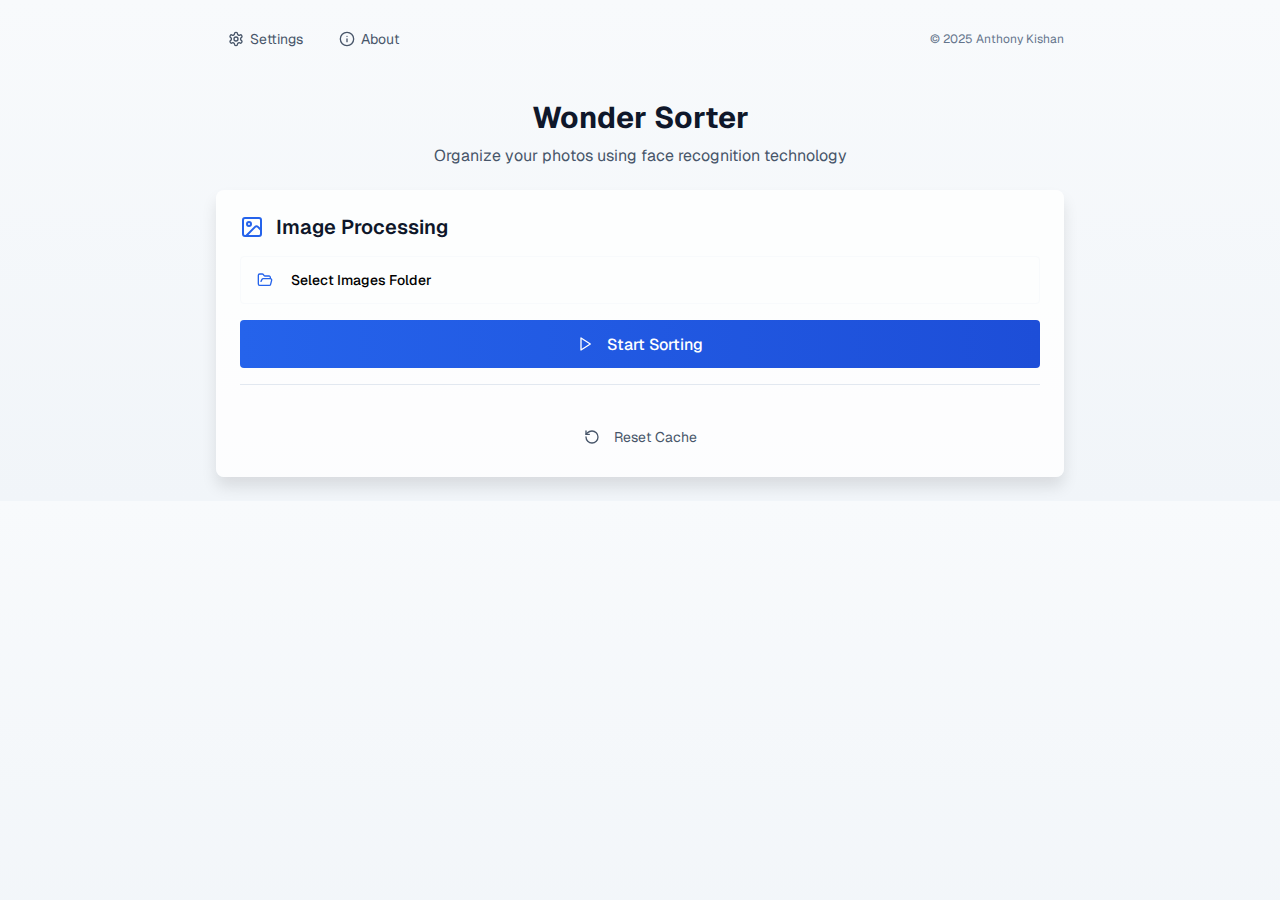
<file: static/index.html>
<!DOCTYPE html>
<html lang="en">

<head>
  <meta charset="UTF-8" />
  <title>Wonder Sorter</title>
  <link rel="stylesheet" href="style.css" />
</head>

<body>
  <div class="container">
    <!-- Top Navigation Bar -->
    <div class="top-bar">
      <div class="button-group">
        <button class="ghost-button" onclick="goToSettings()">
          <svg xmlns="http://www.w3.org/2000/svg" width="24" height="24" viewBox="0 0 24 24" fill="none"
            stroke="currentColor" stroke-width="2" stroke-linecap="round" stroke-linejoin="round"
            class="lucide lucide-settings-icon lucide-settings icon-small">
            <path
              d="M12.22 2h-.44a2 2 0 0 0-2 2v.18a2 2 0 0 1-1 1.73l-.43.25a2 2 0 0 1-2 0l-.15-.08a2 2 0 0 0-2.73.73l-.22.38a2 2 0 0 0 .73 2.73l.15.1a2 2 0 0 1 1 1.72v.51a2 2 0 0 1-1 1.74l-.15.09a2 2 0 0 0-.73 2.73l.22.38a2 2 0 0 0 2.73.73l.15-.08a2 2 0 0 1 2 0l.43.25a2 2 0 0 1 1 1.73V20a2 2 0 0 0 2 2h.44a2 2 0 0 0 2-2v-.18a2 2 0 0 1 1-1.73l.43-.25a2 2 0 0 1 2 0l.15.08a2 2 0 0 0 2.73-.73l.22-.39a2 2 0 0 0-.73-2.73l-.15-.08a2 2 0 0 1-1-1.74v-.5a2 2 0 0 1 1-1.74l.15-.09a2 2 0 0 0 .73-2.73l-.22-.38a2 2 0 0 0-2.73-.73l-.15.08a2 2 0 0 1-2 0l-.43-.25a2 2 0 0 1-1-1.73V4a2 2 0 0 0-2-2z" />
            <circle cx="12" cy="12" r="3" />
          </svg>
          Settings
        </button>

        <button class="ghost-button" onclick="goToAbout()">
          <svg xmlns="http://www.w3.org/2000/svg" width="24" height="24" viewBox="0 0 24 24" fill="none"
            stroke="currentColor" stroke-width="2" stroke-linecap="round" stroke-linejoin="round"
            class="lucide lucide-info-icon lucide-info icon-small">
            <circle cx="12" cy="12" r="10" />
            <path d="M12 16v-4" />
            <path d="M12 8h.01" />
          </svg>
          About
        </button>
      </div>
      <div class="copyright">
        © 2025 Anthony Kishan
      </div>
    </div>


    <!-- HEADER -->
    <header class="header">
      <h1>Wonder Sorter</h1>
      <p class="subtitle">Organize your photos using face recognition technology</p>
    </header>

    <div class="card" id="control-card">
      <div class="card-header flex-left">
        <svg xmlns="http://www.w3.org/2000/svg" width="24" height="24" viewBox="0 0 24 24" fill="none"
          stroke="currentColor" stroke-width="2" stroke-linecap="round" stroke-linejoin="round" class="primary-color">
          <rect width="18" height="18" x="3" y="3" rx="2" ry="2" />
          <circle cx="9" cy="9" r="2" />
          <path d="m21 15-3.086-3.086a2 2 0 0 0-2.828 0L6 21" />
        </svg>
        <h2>Image Processing</h2>
      </div>

      <button id="select-folder" class="folder-btn" type="button">
        <svg xmlns="http://www.w3.org/2000/svg" width="24" height="24" viewBox="0 0 24 24" fill="none"
          stroke="currentColor" stroke-width="2" stroke-linecap="round" stroke-linejoin="round"
          class="icon-small primary-color">
          <path
            d="m6 14 1.5-2.9A2 2 0 0 1 9.24 10H20a2 2 0 0 1 1.94 2.5l-1.54 6a2 2 0 0 1-1.95 1.5H4a2 2 0 0 1-2-2V5a2 2 0 0 1 2-2h3.9a2 2 0 0 1 1.69.9l.81 1.2a2 2 0 0 0 1.67.9H18a2 2 0 0 1 2 2v2" />
        </svg>
        <span id="folder-label" class="text-sm">Select Images Folder</span>
      </button>
      <p id="selected-path" class="path-text" hidden></p>

      <div class="actions">
        <button id="start-btn" class="btn start-btn" disabled type="button">
          <svg xmlns="http://www.w3.org/2000/svg" width="24" height="24" viewBox="0 0 24 24" fill="none"
            stroke="currentColor" stroke-width="2" stroke-linecap="round" stroke-linejoin="round"
            class="icon-small white-color">
            <polygon points="6,3 20,12 6,21" />
          </svg>
          <span>Start Sorting</span>
        </button>

        <button id="cancel-btn" class="btn cancel-btn" style="display: none;" type="button">
          <span>
            <svg xmlns="http://www.w3.org/2000/svg" width="24" height="24" viewBox="0 0 24 24" fill="none"
              stroke="currentColor" stroke-width="2" stroke-linecap="round" stroke-linejoin="round" class="icon-small">
              <rect width="18" height="18" x="3" y="3" rx="2" />
            </svg>
            <span>Cancel</span>
          </span>
        </button>
      </div>

      <div id="progress-section" class="progress-section" style="display: none;">
        <div class="progress-info">
          <span style="margin-bottom: 10px;">Processing images...</span>
          <span id="progress-percent">0%</span>
        </div>
        <div class="progress-bar">
          <div id="progress-fill"></div>
        </div>
      </div>

      <span class="horizontal-line"></span>

      <button id="reset-cache" class="btn reset-btn center-btn" type="button">
        <svg xmlns="http://www.w3.org/2000/svg" width="24" height="24" viewBox="0 0 24 24" fill="none"
          stroke="currentColor" stroke-width="2" stroke-linecap="round" stroke-linejoin="round" class="icon-small">
          <path d="M3 12a9 9 0 1 0 9-9 9.75 9.75 0 0 0-6.74 2.74L3 8" />
          <path d="M3 3v5h5" />
        </svg>
        <span>Reset Cache</span>
      </button>
    </div>

    <div class="card" id="results-card" style="display: none;">
      <div class="card-header flex-left">
        <svg xmlns="http://www.w3.org/2000/svg" width="24" height="24" viewBox="0 0 24 24" fill="none"
          stroke="currentColor" stroke-width="2" stroke-linecap="round" stroke-linejoin="round" class="success-color">
          <circle cx="12" cy="12" r="10" />
          <path d="m9 12 2 2 4-4" />
        </svg>
        <h2>Processing Results</h2>
        <span id="file-count" class="badge file-count-badge"></span>
      </div>
      <div class="results-list" id="results-list"></div>
    </div>
  </div>

  <script src="script.js"></script>
</body>

</html>
</file>
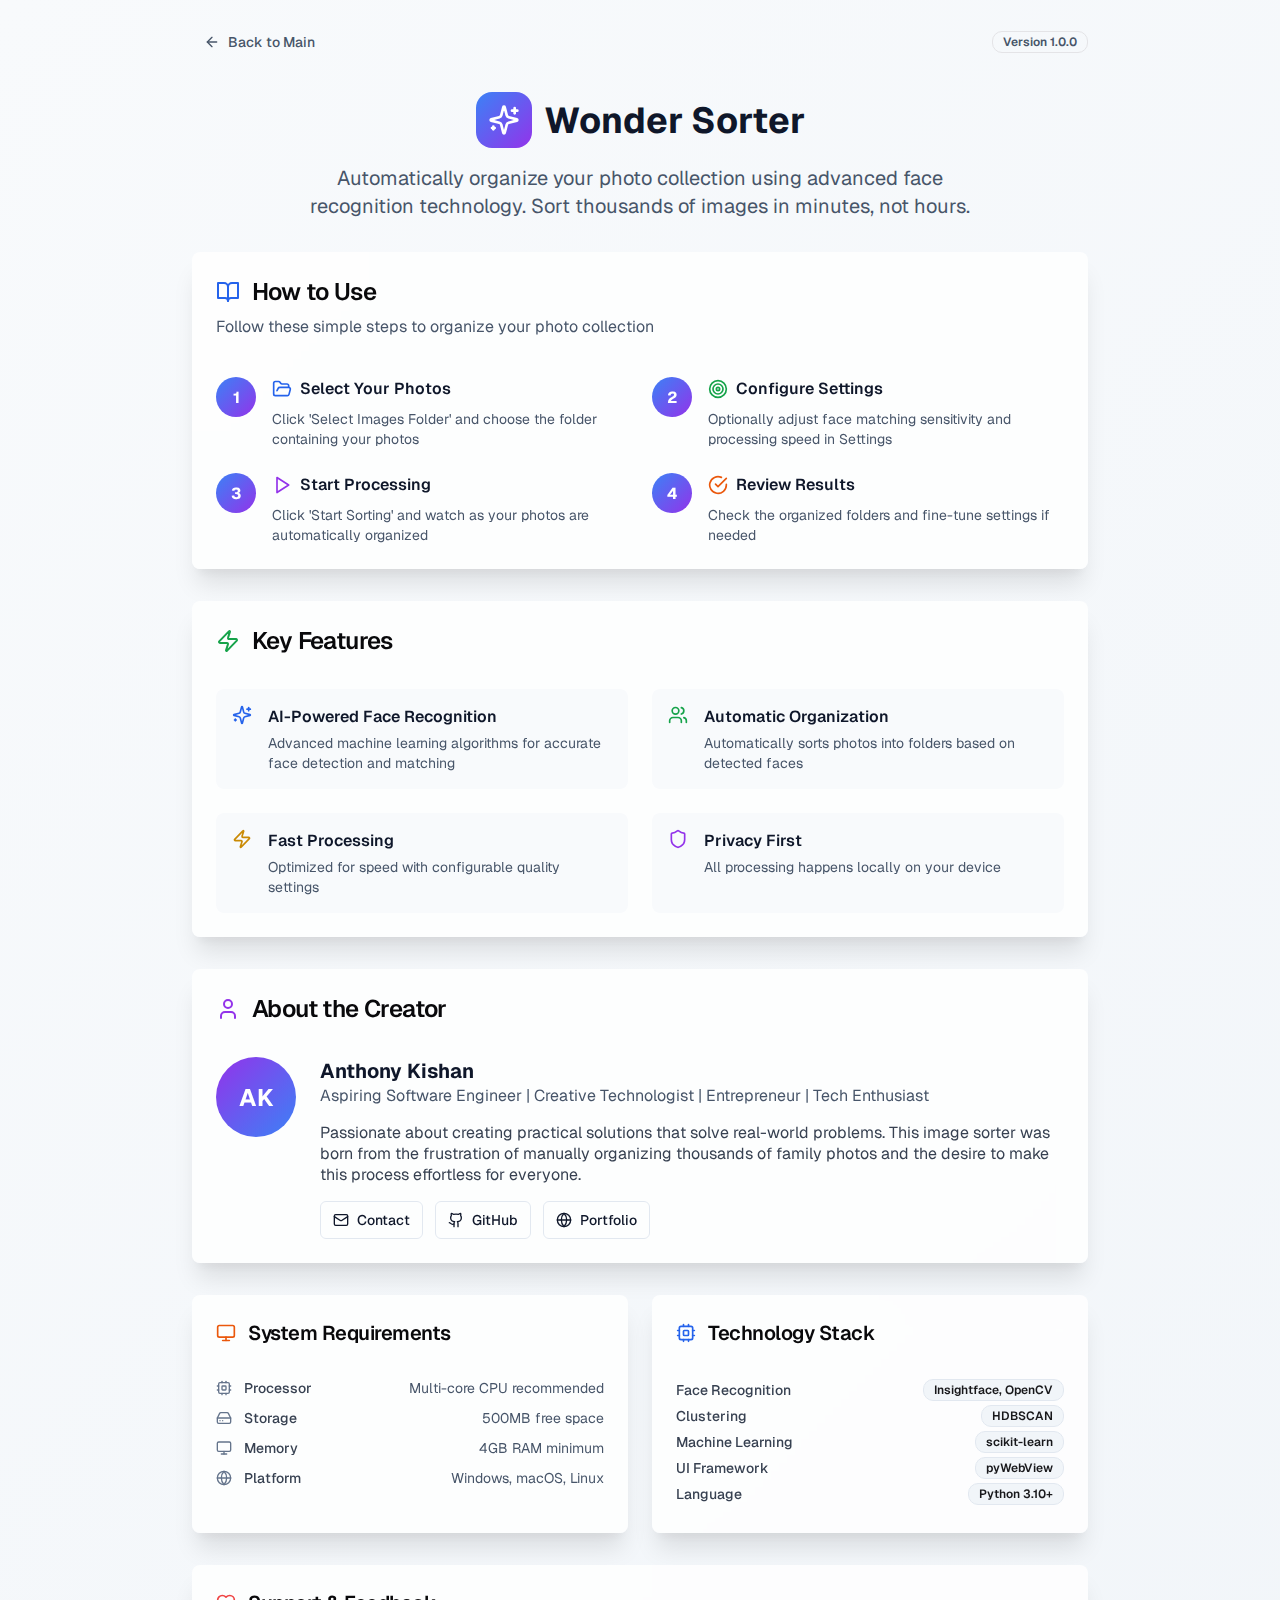
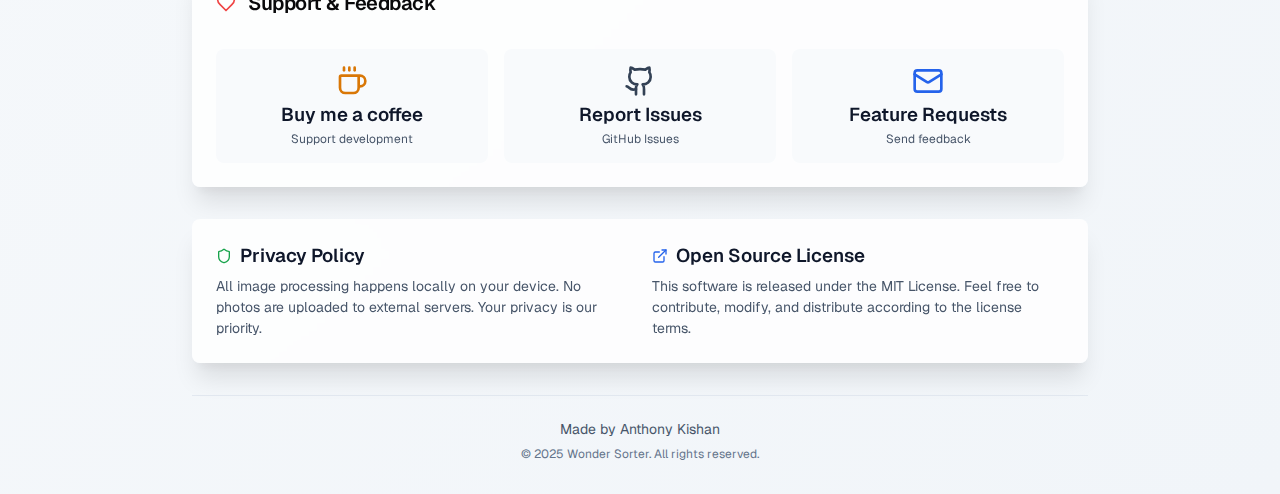
<file: static/about/index.html>
<!DOCTYPE html>
<html lang="en">

<head>
    <meta charset="UTF-8">
    <meta name="viewport" content="width=device-width, initial-scale=1.0">
    <title>About - Wonder Sorter</title>
    <link rel="stylesheet" href="style.css">
</head>

<body>
    <div class="container">
        <!-- Header -->
        <div class="header">
            <button class="back-button" onclick="goToMain()">
                <svg xmlns="http://www.w3.org/2000/svg" width="24" height="24" viewBox="0 0 24 24" fill="none"
                    stroke="currentColor" stroke-width="2" stroke-linecap="round" stroke-linejoin="round"
                    class="lucide lucide-arrow-left w-4 h-4 mr-2">
                    <path d="m12 19-7-7 7-7"></path>
                    <path d="M19 12H5"></path>
                </svg>
                <span class="font-medium text-sm">Back to Main</span>
            </button>
            <div class="version-badge font-semibold text-xs">Version 1.0.0</div>
        </div>

        <!-- Hero Section -->
        <div class="hero">
            <div class="hero-title">
                <div class="hero-icon">
                    <svg xmlns="http://www.w3.org/2000/svg" width="24" height="24" viewBox="0 0 24 24" fill="none"
                        stroke="currentColor" stroke-width="2" stroke-linecap="round" stroke-linejoin="round"
                        class="w-8 h-8 text-white">
                        <path
                            d="M9.937 15.5A2 2 0 0 0 8.5 14.063l-6.135-1.582a.5.5 0 0 1 0-.962L8.5 9.936A2 2 0 0 0 9.937 8.5l1.582-6.135a.5.5 0 0 1 .963 0L14.063 8.5A2 2 0 0 0 15.5 9.937l6.135 1.581a.5.5 0 0 1 0 .964L15.5 14.063a2 2 0 0 0-1.437 1.437l-1.582 6.135a.5.5 0 0 1-.963 0z">
                        </path>
                        <path d="M20 3v4"></path>
                        <path d="M22 5h-4"></path>
                        <path d="M4 17v2"></path>
                        <path d="M5 18H3"></path>
                    </svg>
                </div>
                <h1>Wonder Sorter</h1>
            </div>
            <p class="text-xl">Automatically organize your photo collection using advanced face recognition technology.
                Sort thousands
                of images in minutes, not hours.</p>
        </div>

        <!-- How to Use Section -->
        <div class="card">
            <div class="card-header">
                <div class="card-title">
                    <svg xmlns="http://www.w3.org/2000/svg" width="24" height="24" viewBox="0 0 24 24" fill="none"
                        stroke="currentColor" stroke-width="2" stroke-linecap="round" stroke-linejoin="round"
                        class="lucide lucide-book-open w-6 h-6 text-blue">
                        <path d="M2 3h6a4 4 0 0 1 4 4v14a3 3 0 0 0-3-3H2z"></path>
                        <path d="M22 3h-6a4 4 0 0 0-4 4v14a3 3 0 0 1 3-3h7z"></path>
                    </svg>
                    <span class="font-semibold text-2xl tracking-tight">How to Use</span>
                </div>
                <p class="card-subtitle">Follow these simple steps to organize your photo collection</p>
            </div>
            <div class="card-content">
                <div class="steps-grid">
                    <!-- Step 1 -->
                    <div class="step">
                        <div class="step-number w-10 h-10">1</div>
                        <div class="step-content">
                            <h3 class="font-semibold text-base">
                                <svg xmlns="http://www.w3.org/2000/svg" width="24" height="24" viewBox="0 0 24 24"
                                    fill="none" stroke="currentColor" stroke-width="2" stroke-linecap="round"
                                    stroke-linejoin="round" class="w-5 h-5 text-blue">
                                    <path
                                        d="m6 14 1.5-2.9A2 2 0 0 1 9.24 10H20a2 2 0 0 1 1.94 2.5l-1.54 6a2 2 0 0 1-1.95 1.5H4a2 2 0 0 1-2-2V5a2 2 0 0 1 2-2h3.9a2 2 0 0 1 1.69.9l.81 1.2a2 2 0 0 0 1.67.9H18a2 2 0 0 1 2 2v2">
                                    </path>
                                </svg>
                                Select Your Photos
                            </h3>
                            <p class="text-sm">Click 'Select Images Folder' and choose the folder containing your photos
                            </p>
                        </div>
                    </div>

                    <!-- Step 2 -->
                    <div class="step">
                        <div class="step-number w-10 h-10">2</div>
                        <div class="step-content">
                            <h3 class="font-semibold text-base">
                                <svg xmlns="http://www.w3.org/2000/svg" width="24" height="24" viewBox="0 0 24 24"
                                    fill="none" stroke="currentColor" stroke-width="2" stroke-linecap="round"
                                    stroke-linejoin="round" class="w-5 h-5 text-green">
                                    <circle cx="12" cy="12" r="10"></circle>
                                    <circle cx="12" cy="12" r="6"></circle>
                                    <circle cx="12" cy="12" r="2"></circle>
                                </svg>
                                Configure Settings
                            </h3>
                            <p class="text-sm">Optionally adjust face matching sensitivity and processing speed in
                                Settings</p>
                        </div>
                    </div>

                    <!-- Step 3 -->
                    <div class="step">
                        <div class="step-number w-10 h-10">3</div>
                        <div class="step-content">
                            <h3 class="font-semibold text-base">
                                <svg xmlns="http://www.w3.org/2000/svg" width="24" height="24" viewBox="0 0 24 24"
                                    fill="none" stroke="currentColor" stroke-width="2" stroke-linecap="round"
                                    stroke-linejoin="round" class="w-5 h-5 text-purple">
                                    <polygon points="6 3 20 12 6 21 6 3"></polygon>
                                </svg>
                                Start Processing
                            </h3>
                            <p class="text-sm">Click 'Start Sorting' and watch as your photos are automatically
                                organized</p>
                        </div>
                    </div>

                    <!-- Step 4 -->
                    <div class="step">
                        <div class="step-number w-10 h-10">4</div>
                        <div class="step-content">
                            <h3 class="font-semibold text-base">
                                <svg xmlns="http://www.w3.org/2000/svg" width="24" height="24" viewBox="0 0 24 24"
                                    fill="none" stroke="currentColor" stroke-width="2" stroke-linecap="round"
                                    stroke-linejoin="round" class="w-5 h-5 text-orange">
                                    <path d="M22 11.08V12a10 10 0 1 1-5.93-9.14"></path>
                                    <path d="m9 11 3 3L22 4"></path>
                                </svg>
                                Review Results
                            </h3>
                            <p class="text-sm">Check the organized folders and fine-tune settings if needed</p>
                        </div>
                    </div>
                </div>
            </div>
        </div>

        <!-- Features Section -->
        <div class="card">
            <div class="card-header">
                <div class="card-title">
                    <svg xmlns="http://www.w3.org/2000/svg" width="24" height="24" viewBox="0 0 24 24" fill="none"
                        stroke="currentColor" stroke-width="2" stroke-linecap="round" stroke-linejoin="round"
                        class="w-6 h-6 text-green">
                        <path
                            d="M4 14a1 1 0 0 1-.78-1.63l9.9-10.2a.5.5 0 0 1 .86.46l-1.92 6.02A1 1 0 0 0 13 10h7a1 1 0 0 1 .78 1.63l-9.9 10.2a.5.5 0 0 1-.86-.46l1.92-6.02A1 1 0 0 0 11 14z">
                        </path>
                    </svg>
                    <span class="font-semibold text-2xl tracking-tight">Key Features</span>
                </div>
            </div>

            <div class="card-content">
                <div class="grid-2">
                    <div class="feature">
                        <h3>
                            <svg xmlns="http://www.w3.org/2000/svg" width="24" height="24" viewBox="0 0 24 24"
                                fill="none" stroke="currentColor" stroke-width="2" stroke-linecap="round"
                                stroke-linejoin="round" class="w-5 h-5 text-blue">
                                <path
                                    d="M9.937 15.5A2 2 0 0 0 8.5 14.063l-6.135-1.582a.5.5 0 0 1 0-.962L8.5 9.936A2 2 0 0 0 9.937 8.5l1.582-6.135a.5.5 0 0 1 .963 0L14.063 8.5A2 2 0 0 0 15.5 9.937l6.135 1.581a.5.5 0 0 1 0 .964L15.5 14.063a2 2 0 0 0-1.437 1.437l-1.582 6.135a.5.5 0 0 1-.963 0z">
                                </path>
                                <path d="M20 3v4"></path>
                                <path d="M22 5h-4"></path>
                                <path d="M4 17v2"></path>
                                <path d="M5 18H3"></path>
                            </svg>
                        </h3>
                        <div>
                            <h3 class="font-semibold text-base mb-1">AI-Powered Face Recognition
                            </h3>
                            <p class="text-sm">Advanced machine learning algorithms for accurate face detection and
                                matching</p>
                        </div>
                    </div>

                    <!-- Feature: User-Friendly Interface -->
                    <div class="feature">
                        <h3>
                            <svg xmlns="http://www.w3.org/2000/svg" width="24" height="24" viewBox="0 0 24 24"
                                fill="none" stroke="currentColor" stroke-width="2" stroke-linecap="round"
                                stroke-linejoin="round" class="w-5 h-5 text-green">
                                <path d="M16 21v-2a4 4 0 0 0-4-4H6a4 4 0 0 0-4 4v2"></path>
                                <circle cx="9" cy="7" r="4"></circle>
                                <path d="M22 21v-2a4 4 0 0 0-3-3.87"></path>
                                <path d="M16 3.13a4 4 0 0 1 0 7.75"></path>
                            </svg>
                        </h3>
                        <div>
                            <h3 class="font-semibold text-base mb-1">Automatic Organization</h3>
                            <p class="text-sm">Automatically sorts photos into folders based on detected faces</p>
                        </div>
                    </div>

                    <!-- Feature: User-Friendly Interface -->
                    <div class="feature">
                        <h3>
                            <svg xmlns="http://www.w3.org/2000/svg" width="24" height="24" viewBox="0 0 24 24"
                                fill="none" stroke="currentColor" stroke-width="2" stroke-linecap="round"
                                stroke-linejoin="round" class="w-5 h-5 text-yellow">
                                <path
                                    d="M4 14a1 1 0 0 1-.78-1.63l9.9-10.2a.5.5 0 0 1 .86.46l-1.92 6.02A1 1 0 0 0 13 10h7a1 1 0 0 1 .78 1.63l-9.9 10.2a.5.5 0 0 1-.86-.46l1.92-6.02A1 1 0 0 0 11 14z">
                                </path>
                            </svg>
                        </h3>
                        <div>
                            <h3 class="font-semibold text-base mb-1">Fast Processing</h3>
                            <p class="text-sm">Optimized for speed with configurable quality settings</p>
                        </div>
                    </div>

                    <!-- Feature: Privacy First -->
                    <div class="feature">
                        <h3>
                            <svg xmlns="http://www.w3.org/2000/svg" width="24" height="24" viewBox="0 0 24 24"
                                fill="none" stroke="currentColor" stroke-width="2" stroke-linecap="round"
                                stroke-linejoin="round" class="w-5 h-5 text-purple">
                                <path
                                    d="M20 13c0 5-3.5 7.5-7.66 8.95a1 1 0 0 1-.67-.01C7.5 20.5 4 18 4 13V6a1 1 0 0 1 1-1c2 0 4.5-1.2 6.24-2.72a1.17 1.17 0 0 1 1.52 0C14.51 3.81 17 5 19 5a1 1 0 0 1 1 1z">
                                </path>
                            </svg>
                        </h3>
                        <div>
                            <h3 class="font-semibold text-base mb-1">Privacy First</h3>
                            <p class="text-sm">All processing happens locally on your device</p>
                        </div>
                    </div>
                </div>
            </div>
        </div>

        <!-- About the Creator -->
        <div class="card">
            <div class="card-header">
                <div class="card-title">
                    <svg xmlns="http://www.w3.org/2000/svg" width="24" height="24" viewBox="0 0 24 24" fill="none"
                        stroke="currentColor" stroke-width="2" stroke-linecap="round" stroke-linejoin="round"
                        class="w-6 h-6 text-purple">
                        <path d="M19 21v-2a4 4 0 0 0-4-4H9a4 4 0 0 0-4 4v2"></path>
                        <circle cx="12" cy="7" r="4"></circle>
                    </svg>
                    <span class="font-semibold text-2xl tracking-tight">About the Creator</span>
                </div>
            </div>

            <div class="card-content">
                <div class="creator-section">
                    <div class="creator-avatar">AK</div>
                    <div class="creator-info">
                        <h3 class="text-xl font-bold">Anthony Kishan</h3>
                        <p class="role"> Aspiring Software Engineer | Creative Technologist | Entrepreneur | Tech Enthusiast</p>
                        <p class="description">
                            Passionate about creating practical solutions that solve real-world problems. This image
                            sorter was born from the frustration of manually organizing thousands of family photos and
                            the desire to make this process effortless for everyone.
                        </p>

                        <div class="creator-buttons">
                            <a href="mailto:anthony.kishan01@gmail.com" class="btn btn-blue">
                                <svg xmlns="http://www.w3.org/2000/svg" width="24" height="24" viewBox="0 0 24 24"
                                    fill="none" stroke="currentColor" stroke-width="2" stroke-linecap="round"
                                    stroke-linejoin="round" class="w-4 h-4 mr-2">
                                    <rect width="20" height="16" x="2" y="4" rx="2"></rect>
                                    <path d="m22 7-8.97 5.7a1.94 1.94 0 0 1-2.06 0L2 7"></path>
                                </svg>
                                <span class="font-medium text-sm">Contact</span>
                            </a>

                            <!-- GitHub -->
                            <a href="https://github.com/Anthony-Kishan" class="btn btn-gray">
                                <svg xmlns="http://www.w3.org/2000/svg" width="24" height="24" viewBox="0 0 24 24"
                                    fill="none" stroke="currentColor" stroke-width="2" stroke-linecap="round"
                                    stroke-linejoin="round" class="w-4 h-4 mr-2">
                                    <path
                                        d="M15 22v-4a4.8 4.8 0 0 0-1-3.5c3 0 6-2 6-5.5.08-1.25-.27-2.48-1-3.5.28-1.15.28-2.35 0-3.5 0 0-1 0-3 1.5-2.64-.5-5.36-.5-8 0C6 2 5 2 5 2c-.3 1.15-.3 2.35 0 3.5A5.403 5.403 0 0 0 4 9c0 3.5 3 5.5 6 5.5-.39.49-.68 1.05-.85 1.65-.17.6-.22 1.23-.15 1.85v4">
                                    </path>
                                    <path d="M9 18c-4.51 2-5-2-7-2"></path>
                                </svg>
                                <span class="font-medium text-sm">GitHub</span>
                            </a>

                            <a href="https://kishanmodhu.com" class="btn btn-green">
                                <svg xmlns="http://www.w3.org/2000/svg" width="24" height="24" viewBox="0 0 24 24"
                                    fill="none" stroke="currentColor" stroke-width="2" stroke-linecap="round"
                                    stroke-linejoin="round" class="w-4 h-4 mr-2">
                                    <circle cx="12" cy="12" r="10"></circle>
                                    <path d="M12 2a14.5 14.5 0 0 0 0 20 14.5 14.5 0 0 0 0-20"></path>
                                    <path d="M2 12h20"></path>
                                </svg>
                                <span class="font-medium text-sm">Portfolio</span>
                            </a>
                        </div>
                    </div>
                </div>
            </div>
        </div>

        <!-- Technical Details -->
        <div class="grid-2">
            <!-- System Requirements -->
            <div class="card">
                <div class="card-header">
                    <div class="card-title">
                        <svg xmlns="http://www.w3.org/2000/svg" width="24" height="24" viewBox="0 0 24 24" fill="none"
                            stroke="currentColor" stroke-width="2" stroke-linecap="round" stroke-linejoin="round"
                            class="w-5 h-5 text-orange">
                            <rect width="20" height="14" x="2" y="3" rx="2"></rect>
                            <line x1="8" x2="16" y1="21" y2="21"></line>
                            <line x1="12" x2="12" y1="17" y2="21"></line>
                        </svg>
                        <span class="font-semibold text-xl tracking-tight">System Requirements</span>
                    </div>
                </div>
                <div class="card-content">
                    <!-- Processor -->
                    <div class="requirement">
                        <svg xmlns="http://www.w3.org/2000/svg" width="24" height="24" viewBox="0 0 24 24" fill="none"
                            stroke="currentColor" stroke-width="2" stroke-linecap="round" stroke-linejoin="round"
                            class="w-4 h-4 requirement-icon">
                            <rect width="16" height="16" x="4" y="4" rx="2"></rect>
                            <rect width="6" height="6" x="9" y="9" rx="1"></rect>
                            <path d="M15 2v2"></path>
                            <path d="M15 20v2"></path>
                            <path d="M2 15h2"></path>
                            <path d="M2 9h2"></path>
                            <path d="M20 15h2"></path>
                            <path d="M20 9h2"></path>
                            <path d="M9 2v2"></path>
                            <path d="M9 20v2"></path>
                        </svg>
                        <div class="requirement-content">
                            <span class="requirement-label">Processor</span>
                            <span class="requirement-value">Multi-core CPU recommended</span>
                        </div>
                    </div>

                    <!-- Storage -->
                    <div class="requirement">
                        <svg xmlns="http://www.w3.org/2000/svg" width="24" height="24" viewBox="0 0 24 24" fill="none"
                            stroke="currentColor" stroke-width="2" stroke-linecap="round" stroke-linejoin="round"
                            class="w-4 h-4 requirement-icon">
                            <line x1="22" x2="2" y1="12" y2="12"></line>
                            <path
                                d="M5.45 5.11 2 12v6a2 2 0 0 0 2 2h16a2 2 0 0 0 2-2v-6l-3.45-6.89A2 2 0 0 0 16.76 4H7.24a2 2 0 0 0-1.79 1.11z">
                            </path>
                            <line x1="6" x2="6.01" y1="16" y2="16"></line>
                            <line x1="10" x2="10.01" y1="16" y2="16"></line>
                        </svg>
                        <div class="requirement-content">
                            <span class="requirement-label">Storage</span>
                            <span class="requirement-value">500MB free space</span>
                        </div>
                    </div>

                    <!-- Memory -->
                    <div class="requirement">
                        <svg xmlns="http://www.w3.org/2000/svg" width="24" height="24" viewBox="0 0 24 24" fill="none"
                            stroke="currentColor" stroke-width="2" stroke-linecap="round" stroke-linejoin="round"
                            class="w-4 h-4 requirement-icon">
                            <rect width="20" height="14" x="2" y="3" rx="2"></rect>
                            <line x1="8" x2="16" y1="21" y2="21"></line>
                            <line x1="12" x2="12" y1="17" y2="21"></line>
                        </svg>
                        <div class="requirement-content">
                            <span class="requirement-label">Memory</span>
                            <span class="requirement-value">4GB RAM minimum</span>
                        </div>
                    </div>

                    <!-- Platform -->
                    <div class="requirement">
                        <svg xmlns="http://www.w3.org/2000/svg" width="24" height="24" viewBox="0 0 24 24" fill="none"
                            stroke="currentColor" stroke-width="2" stroke-linecap="round" stroke-linejoin="round"
                            class="w-4 h-4 requirement-icon">
                            <circle cx="12" cy="12" r="10"></circle>
                            <path d="M12 2a14.5 14.5 0 0 0 0 20 14.5 14.5 0 0 0 0-20"></path>
                            <path d="M2 12h20"></path>
                        </svg>
                        <div class="requirement-content">
                            <span class="requirement-label">Platform</span>
                            <span class="requirement-value">Windows, macOS, Linux</span>
                        </div>
                    </div>
                </div>
            </div>

            <!-- Technology Stack -->
            <div class="card">
                <div class="card-header">
                    <div class="card-title">
                        <svg xmlns="http://www.w3.org/2000/svg" width="24" height="24" viewBox="0 0 24 24" fill="none"
                            stroke="currentColor" stroke-width="2" stroke-linecap="round" stroke-linejoin="round"
                            class="w-5 h-5 text-blue">
                            <rect width="16" height="16" x="4" y="4" rx="2"></rect>
                            <rect width="6" height="6" x="9" y="9" rx="1"></rect>
                            <path d="M15 2v2"></path>
                            <path d="M15 20v2"></path>
                            <path d="M2 15h2"></path>
                            <path d="M2 9h2"></path>
                            <path d="M20 15h2"></path>
                            <path d="M20 9h2"></path>
                            <path d="M9 2v2"></path>
                            <path d="M9 20v2"></path>
                        </svg>
                        <span class="font-semibold text-xl tracking-tight">Technology Stack</span>
                    </div>
                </div>
                <div class="card-content">
                    <div class="tech-item">
                        <span class="tech-label font-medium text-sm">Face Recognition</span>
                        <span class="tech-badge text-xs font-semibold">Insightface, OpenCV</span>
                    </div>
                    <div class="tech-item">
                        <span class="tech-label font-medium text-sm">Clustering</span>
                        <span class="tech-badge text-xs font-semibold">HDBSCAN</span>
                    </div>
                    <div class="tech-item">
                        <span class="tech-label font-medium text-sm">Machine Learning</span>
                        <span class="tech-badge text-xs font-semibold">scikit-learn</span>
                    </div>
                    <div class="tech-item">
                        <span class="tech-label font-medium text-sm">UI Framework</span>
                        <span class="tech-badge text-xs font-semibold">pyWebView</span>
                    </div>
                    <div class="tech-item">
                        <span class="tech-label font-medium text-sm">Language</span>
                        <span class="tech-badge text-xs font-semibold">Python 3.10+</span>
                    </div>
                </div>
            </div>
        </div>

        <!-- Support & Feedback -->
        <div class="card">
            <div class="card-header">
                <div class="card-title">
                    <svg xmlns="http://www.w3.org/2000/svg" width="24" height="24" viewBox="0 0 24 24" fill="none"
                        stroke="currentColor" stroke-width="2" stroke-linecap="round" stroke-linejoin="round"
                        class="w-5 h-5 text-red">
                        <path
                            d="M19 14c1.49-1.46 3-3.21 3-5.5A5.5 5.5 0 0 0 16.5 3c-1.76 0-3 .5-4.5 2-1.5-1.5-2.74-2-4.5-2A5.5 5.5 0 0 0 2 8.5c0 2.3 1.5 4.05 3 5.5l7 7Z">
                        </path>
                    </svg>
                    <span class="font-semibold text-xl tracking-tight">Support & Feedback</span>
                </div>
            </div>
            <div class="card-content">
                <div class="grid-3">
                    <!-- Support Card -->
                    <div class="support-card">
                        <svg xmlns="http://www.w3.org/2000/svg" width="24" height="24" viewBox="0 0 24 24" fill="none"
                            stroke="currentColor" stroke-width="2" stroke-linecap="round" stroke-linejoin="round"
                            class="w-8 h-8 text-amber">
                            <path d="M10 2v2"></path>
                            <path d="M14 2v2"></path>
                            <path
                                d="M16 8a1 1 0 0 1 1 1v8a4 4 0 0 1-4 4H7a4 4 0 0 1-4-4V9a1 1 0 0 1 1-1h14a4 4 0 1 1 0 8h-1">
                            </path>
                            <path d="M6 2v2"></path>
                        </svg>
                        <h3>Buy me a coffee</h3>
                        <p>Support development</p>
                    </div>

                    <!-- Report Issues -->
                    <div class="support-card">
                        <svg xmlns="http://www.w3.org/2000/svg" width="24" height="24" viewBox="0 0 24 24" fill="none"
                            stroke="currentColor" stroke-width="2" stroke-linecap="round" stroke-linejoin="round"
                            class="w-8 h-8 text-slate">
                            <path
                                d="M15 22v-4a4.8 4.8 0 0 0-1-3.5c3 0 6-2 6-5.5.08-1.25-.27-2.48-1-3.5.28-1.15.28-2.35 0-3.5 0 0-1 0-3 1.5-2.64-.5-5.36-.5-8 0C6 2 5 2 5 2c-.3 1.15-.3 2.35 0 3.5A5.403 5.403 0 0 0 4 9c0 3.5 3 5.5 6 5.5-.39.49-.68 1.05-.85 1.65-.17.6-.22 1.23-.15 1.85v4">
                            </path>
                            <path d="M9 18c-4.51 2-5-2-7-2"></path>
                        </svg>
                        <h3>Report Issues</h3>
                        <p>GitHub Issues</p>
                    </div>

                    <!-- Feature Requests -->
                    <div class="support-card">
                        <svg xmlns="http://www.w3.org/2000/svg" width="24" height="24" viewBox="0 0 24 24" fill="none"
                            stroke="currentColor" stroke-width="2" stroke-linecap="round" stroke-linejoin="round"
                            class="w-8 h-8 text-blue">
                            <rect width="20" height="16" x="2" y="4" rx="2"></rect>
                            <path d="m22 7-8.97 5.7a1.94 1.94 0 0 1-2.06 0L2 7"></path>
                        </svg>
                        <h3>Feature Requests</h3>
                        <p>Send feedback</p>
                    </div>
                </div>
            </div>
        </div>

        <!-- Privacy & License -->
        <div class="card">
            <div class="card-content">
                <div class="privacy-section">
                    <div class="privacy-item">
                        <h3>
                            <svg xmlns="http://www.w3.org/2000/svg" width="24" height="24" viewBox="0 0 24 24"
                                fill="none" stroke="currentColor" stroke-width="2" stroke-linecap="round"
                                stroke-linejoin="round" class="w-4 h-4 text-green">
                                <path
                                    d="M20 13c0 5-3.5 7.5-7.66 8.95a1 1 0 0 1-.67-.01C7.5 20.5 4 18 4 13V6a1 1 0 0 1 1-1c2 0 4.5-1.2 6.24-2.72a1.17 1.17 0 0 1 1.52 0C14.51 3.81 17 5 19 5a1 1 0 0 1 1 1z">
                                </path>
                            </svg>
                            Privacy Policy
                        </h3>
                        <p>All image processing happens locally on your device. No photos are uploaded to external
                            servers. Your privacy is our priority.</p>
                    </div>
                    <div class="privacy-item">
                        <h3>
                            <svg xmlns="http://www.w3.org/2000/svg" width="24" height="24" viewBox="0 0 24 24"
                                fill="none" stroke="currentColor" stroke-width="2" stroke-linecap="round"
                                stroke-linejoin="round" class="w-4 h-4 text-blue">
                                <path d="M15 3h6v6"></path>
                                <path d="M10 14 21 3"></path>
                                <path d="M18 13v6a2 2 0 0 1-2 2H5a2 2 0 0 1-2-2V8a2 2 0 0 1 2-2h6"></path>
                            </svg>
                            Open Source License
                        </h3>
                        <p>This software is released under the MIT License. Feel free to contribute, modify, and
                            distribute according to the license terms.</p>
                    </div>
                </div>
            </div>
        </div>

        <!-- Footer -->
        <div class="footer">
            <p>
                Made by Anthony Kishan
            </p>
            <p class="copyright">© 2025 Wonder Sorter. All rights reserved.</p>
        </div>
    </div>

    <script src="scripts.js"></script>
</body>

</html>
</file>
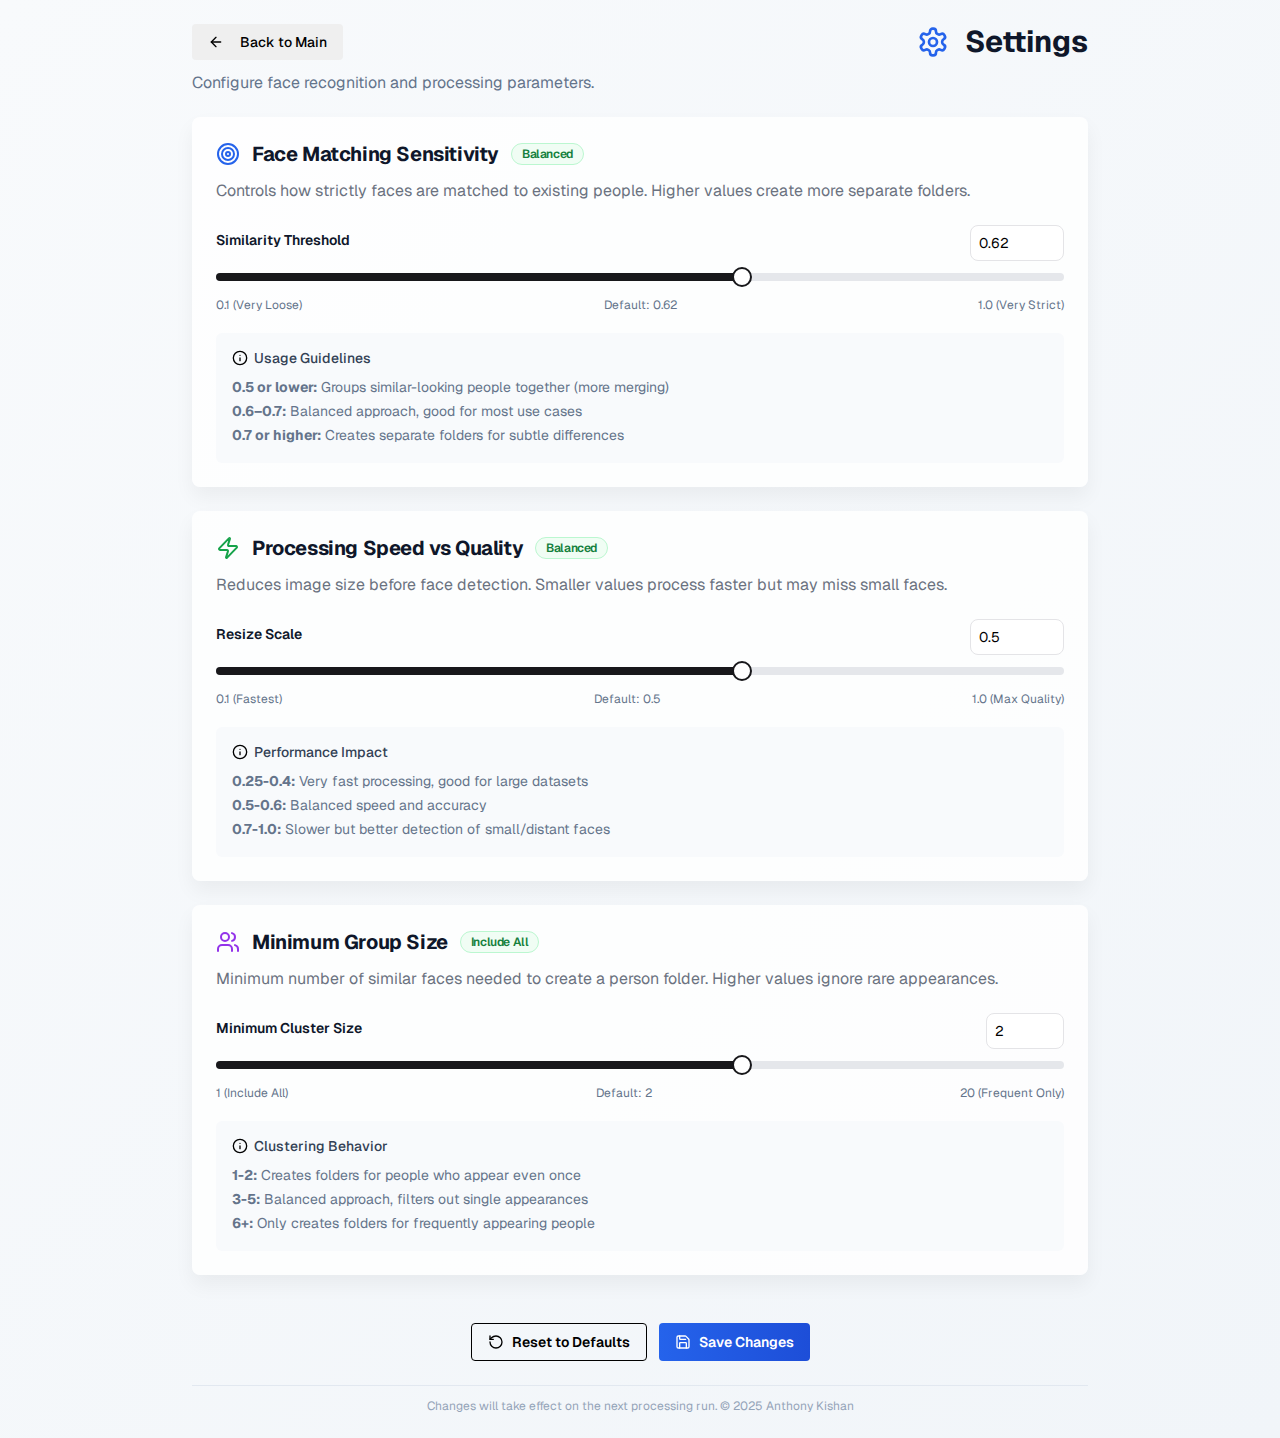
<file: static/settings/index.html>
<!DOCTYPE html>
<html lang="en">

<head>
    <meta charset="UTF-8">
    <title>Settings - Wonder Sorter</title>
    <link rel="stylesheet" href="style.css">
</head>

<body>
    <div class="container">
        <div class="flex gap">
            <button class="flex items-center gap text-sm" onclick="goToMain()">
                <img src="../icons/arrow-left.svg" class="icon-sm" alt="Settings Icon">Back to Main
            </button>
            <span class="flex items-center gap text-3xl">
                <svg xmlns="http://www.w3.org/2000/svg" width="24" height="24" viewBox="0 0 24 24" fill="none"
                    stroke="currentColor" stroke-width="2" stroke-linecap="round" stroke-linejoin="round"
                    class="lucide lucide-settings-icon lucide-settings primary-color icon-l">
                    <path
                        d="M12.22 2h-.44a2 2 0 0 0-2 2v.18a2 2 0 0 1-1 1.73l-.43.25a2 2 0 0 1-2 0l-.15-.08a2 2 0 0 0-2.73.73l-.22.38a2 2 0 0 0 .73 2.73l.15.1a2 2 0 0 1 1 1.72v.51a2 2 0 0 1-1 1.74l-.15.09a2 2 0 0 0-.73 2.73l.22.38a2 2 0 0 0 2.73.73l.15-.08a2 2 0 0 1 2 0l.43.25a2 2 0 0 1 1 1.73V20a2 2 0 0 0 2 2h.44a2 2 0 0 0 2-2v-.18a2 2 0 0 1 1-1.73l.43-.25a2 2 0 0 1 2 0l.15.08a2 2 0 0 0 2.73-.73l.22-.39a2 2 0 0 0-.73-2.73l-.15-.08a2 2 0 0 1-1-1.74v-.5a2 2 0 0 1 1-1.74l.15-.09a2 2 0 0 0 .73-2.73l-.22-.38a2 2 0 0 0-2.73-.73l-.15.08a2 2 0 0 1-2 0l-.43-.25a2 2 0 0 1-1-1.73V4a2 2 0 0 0-2-2z" />
                    <circle cx="12" cy="12" r="3" />
                </svg>
                Settings
            </span>
        </div>

        <p style="color:#64748b; margin: 12px 0 24px;">Configure face recognition and processing parameters.</p>

        <div id="settings-form" class="container">
            <div>
                <!-- Similarity Threshold -->
                <div class="card">
                    <div class="card-title">
                        <svg xmlns="http://www.w3.org/2000/svg" class="icon-m primary-color" viewBox="0 0 24 24"
                            fill="none" stroke="currentColor" stroke-width="2" stroke-linecap="round"
                            stroke-linejoin="round">
                            <circle cx="12" cy="12" r="10" />
                            <circle cx="12" cy="12" r="6" />
                            <circle cx="12" cy="12" r="2" />
                        </svg>
                        Face Matching Sensitivity
                        <span class="badge badge-green" id="sim-threshold-badge">Balanced</span>
                    </div>
                    <p class="sub-title">Controls how strictly faces are matched to existing people. Higher values
                        create
                        more
                        separate
                        folders.</p>
                    <div class="form-group">
                        <div class="slider-wrapper">
                            <div class="flex items-center gap">
                                <label for="sim-threshold-input" class="text-m">Similarity Threshold</label>
                                <input type="number" id="sim-threshold-input" min="0.1" max="1.0" step="0.01"
                                    value="0.62" />
                            </div>
                            <div class="custom-slider" data-setting="sim_threshold" data-min="0.1" data-max="1.0"
                                data-step="0.01">
                                <div class="slider-track">
                                    <div class="slider-range"></div>
                                    <div class="slider-thumb" tabindex="0"></div>
                                </div>
                            </div>
                        </div>
                        <div class="slider-labels">
                            <span>0.1 (Very Loose)</span>
                            <span>Default: 0.62</span>
                            <span>1.0 (Very Strict)</span>
                        </div>

                        <!-- Guidelines Box -->
                        <div class="guidelines">
                            <div class="guidelines-title">
                                <img src="../icons/info.svg" class="icon-sm" alt="Info Icon">
                                Usage Guidelines
                            </div>
                            <div class="guideline-text">
                                <div><strong>0.5 or lower:</strong> Groups similar-looking people together (more
                                    merging)
                                </div>
                                <div><strong>0.6–0.7:</strong> Balanced approach, good for most use cases</div>
                                <div><strong>0.7 or higher:</strong> Creates separate folders for subtle differences
                                </div>
                            </div>
                        </div>
                    </div>
                </div>

                <!-- Resize Scale -->
                <div class="card">
                    <div class="card-title">
                        <svg xmlns="http://www.w3.org/2000/svg" class="icon-m success-color" viewBox="0 0 24 24"
                            fill="none" stroke="currentColor" stroke-width="2" stroke-linecap="round"
                            stroke-linejoin="round">
                            <path
                                d="M4 14a1 1 0 0 1-.78-1.63l9.9-10.2a.5.5 0 0 1 .86.46l-1.92 6.02A1 1 0 0 0 13 10h7a1 1 0 0 1 .78 1.63l-9.9 10.2a.5.5 0 0 1-.86-.46l1.92-6.02A1 1 0 0 0 11 14z" />
                        </svg>
                        Processing Speed vs Quality
                        <span class="badge badge-green" id="resize-scale-badge">Balanced</span>
                    </div>
                    <p class="sub-title">Reduces image size before face detection. Smaller values process faster but may
                        miss small faces.</p>
                    <div class="form-group">
                        <div class="slider-wrapper">
                            <div class="flex items-center gap">
                                <label for="resize-scale" class="text-m">Resize Scale</label>
                                <input type="number" id="resize-scale" min="0.1" max="1.0" step="0.05" value="0.5" />
                            </div>
                            <div class="custom-slider" data-setting="resize_scale" data-min="0.1" data-max="1.0"
                                data-step="0.05">
                                <div class="slider-track">
                                    <div class="slider-range"></div>
                                    <div class="slider-thumb" tabindex="0"></div>
                                </div>
                            </div>
                        </div>
                        <div class="slider-labels">
                            <span>0.1 (Fastest)</span>
                            <span>Default: 0.5</span>
                            <span>1.0 (Max Quality)</span>
                        </div>

                        <!-- Guidelines Box -->
                        <div class="guidelines">
                            <div class="guidelines-title">
                                <img src="../icons/info.svg" class="icon-sm" alt="Info Icon">
                                Performance Impact
                            </div>
                            <div class="guideline-text">
                                <div><strong>0.25-0.4:</strong> Very fast processing, good for large datasets
                                </div>
                                <div><strong>0.5-0.6:</strong> Balanced speed and accuracy</div>
                                <div><strong>0.7-1.0:</strong> Slower but better detection of small/distant faces</div>
                            </div>
                        </div>
                    </div>
                </div>

                <!-- Min Cluster Size -->
                <div class="card">
                    <div class="card-title">
                        <svg xmlns="http://www.w3.org/2000/svg" class="icon-m purple-color" viewBox="0 0 24 24"
                            fill="none" stroke="currentColor" stroke-width="2" stroke-linecap="round"
                            stroke-linejoin="round">
                            <path d="M16 21v-2a4 4 0 0 0-4-4H6a4 4 0 0 0-4 4v2" />
                            <path d="M16 3.128a4 4 0 0 1 0 7.744" />
                            <path d="M22 21v-2a4 4 0 0 0-3-3.87" />
                            <circle cx="9" cy="7" r="4" />
                        </svg>
                        Minimum Group Size
                        <span class="badge badge-green" id="min-cluster-badge">Include All</span>
                    </div>
                    <p class="sub-title">Minimum number of similar faces needed to create a person folder. Higher values
                        ignore rare
                        appearances.</p>
                    <div class="form-group">
                        <div class="slider-wrapper">
                            <div class="flex items-center gap">
                                <label for="min-cluster-size" class="text-m">Minimum Cluster Size</label>
                                <input type="number" id="min-cluster-size" min="1" max="20" step="1" value="2" />
                            </div>
                            <div class="custom-slider" data-setting="min_cluster_size" data-min="1" data-max="20"
                                data-step="1">
                                <div class="slider-track">
                                    <div class="slider-range"></div>
                                    <div class="slider-thumb" tabindex="0"></div>
                                </div>
                            </div>
                        </div>
                        <div class="slider-labels">
                            <span>1 (Include All)</span>
                            <span>Default: 2</span>
                            <span>20 (Frequent Only)</span>
                        </div>

                        <!-- Guidelines Box -->
                        <div class="guidelines">
                            <div class="guidelines-title">
                                <img src="../icons/info.svg" class="icon-sm" alt="Info Icon">
                                Clustering Behavior
                            </div>
                            <div class="guideline-text">
                                <div><strong>1-2:</strong> Creates folders for people who appear even once
                                </div>
                                <div><strong>3-5:</strong> Balanced approach, filters out single appearances</div>
                                <div><strong>6+:</strong> Only creates folders for frequently appearing people</div>
                            </div>
                        </div>
                    </div>
                </div>
            </div>

            <div id="unsaved-warning" style="display: none;" class="unsaved-alert">
                <div class="unsaved-alert-content">
                    <svg xmlns="http://www.w3.org/2000/svg" width="24" height="24" viewBox="0 0 24 24" fill="none"
                        stroke="currentColor" stroke-width="2" stroke-linecap="round" stroke-linejoin="round"
                        class="icon-m orange-color">
                        <circle cx="12" cy="12" r="10"></circle>
                        <line x1="12" x2="12" y1="8" y2="12"></line>
                        <line x1="12" x2="12.01" y1="16" y2="16"></line>
                    </svg>
                    <div>
                        <p class="text-l">You have unsaved changes</p>
                        <p class="text-sm orange-subtext">Remember to save your settings before closing this page.</p>
                    </div>
                </div>
            </div>

            <!-- Actions -->
            <div class="flex flex-center">
                <div class="actions">
                    <button class="btn-outline" id="reset-settings-btn" onclick="resetDefaults()">
                        <img src="../icons/RotateCcw.svg" class="icon-sm" alt="Reset Icon">
                        <span class="text-m">Reset to Defaults</span>
                    </button>
                    <button class="btn-primary" id="save-settings-btn" onclick="saveSettings()">
                        <svg xmlns="http://www.w3.org/2000/svg" width="24" height="24" viewBox="0 0 24 24" fill="none"
                            stroke="currentColor" stroke-width="2" stroke-linecap="round" stroke-linejoin="round"
                            class="icon-sm white-color">
                            <path
                                d="M15.2 3a2 2 0 0 1 1.4.6l3.8 3.8a2 2 0 0 1 .6 1.4V19a2 2 0 0 1-2 2H5a2 2 0 0 1-2-2V5a2 2 0 0 1 2-2z" />
                            <path d="M17 21v-7a1 1 0 0 0-1-1H8a1 1 0 0 0-1 1v7" />
                            <path d="M7 3v4a1 1 0 0 0 1 1h8" />
                        </svg>
                        <span class="text-m">Save Changes</span>
                    </button>
                </div>
            </div>

            <div class="footer">
                Changes will take effect on the next processing run. © 2025 Anthony Kishan
            </div>
        </div>
    </div>

    <script src="script.js"></script>
</body>

</html>
</file>
<file: static/style.css>
@font-face {
  font-family: 'Geist';
  src: url('./fonts/Geist-VariableFont_wght.ttf') format('truetype');
  font-weight: 100 900;
  /* Variable weight axis range */
  font-style: normal;
  font-display: swap;
}

.primary-color {
  color: rgb(37 99 235 / 1);
}

.success-color {
  color: rgb(22 163 74 / 1);
}

.white-color {
  color: rgb(255 255 255 / 1);
}

.text-sm {
  font-size: 0.875rem;
  line-height: 1.25rem;
}

/* Reset & Base */
* {
  box-sizing: border-box;
  margin: 0;
  padding: 0;
  font-family: 'Geist', 'Segoe UI', sans-serif;
}

body {
  font-family: 'Geist', 'Segoe UI', sans-serif;
  background: linear-gradient(180deg, #f8fafc, #f1f5f9);
}

a {
  text-decoration: none;
  color: rgb(71 85 105 / 1);
}

/* Container */
.container {
  max-width: 56rem;
  margin: auto;
  padding: 24px;
  display: flex;
  flex-direction: column;
  gap: 24px;
  /* For drag drop highlight */
  transition: background-color 0.3s ease;
}

/* Highlight drop area on drag */
.container.dragover {
  background-color: #e0f0ff;
  border-radius: 8px;
}

/* Top Nav Bar */
.top-bar {
  display: flex;
  justify-content: space-between;
  align-items: center;
  margin-bottom: 20px;
}

.button-group {
  display: flex;
  gap: 12px;
}

.ghost-button {
  background: transparent;
  border: none;
  padding: 6px 12px;
  font-size: 14px;
  color: #475569;
  display: flex;
  align-items: center;
  cursor: pointer;
  border-radius: 4px;
  transition: background 0.2s, color 0.2s;
}

.ghost-button:hover {
  background-color: rgba(255, 255, 255, 0.6);
  color: #0f172a;
}

.icon-small {
  width: 16px;
  height: 16px;
  margin-right: 6px;
}

.copyright {
  font-size: 12px;
  color: #64748b;
}


/* Header */
.header {
  text-align: center;
}

.header h1 {
  font-size: 30px;
  font-weight: bold;
  color: #0f172a;
}

.header .subtitle {
  margin-top: 8px;
  font-size: 16px;
  color: #475569;
}

/* Card Base */
.card {
  background: rgba(255, 255, 255, 0.8);
  border-radius: 8px;
  box-shadow: 0 10px 15px rgba(0, 0, 0, 0.1);
  padding: 24px;
  display: flex;
  flex-direction: column;
  gap: 16px;
}

/* Card Header */
.card-header {
  display: flex;
  align-items: center;
  justify-content: space-between;
}

.flex-left {
  display: flex !important;
  align-items: center;
  gap: 12px;
  justify-content: flex-start !important;
}

.card-header .icon {
  width: 24px;
  height: 24px;
}

.card-header h2 {
  font-size: 20px;
  font-weight: 600;
  color: #0f172a;
}

.file-count-badge {
  margin-left: auto;
  background: #f0fdf4;
  color: #15803d;
  border: 1px solid #bbf7d0;
  padding: 4px 8px;
  border-radius: 6px;
  font-size: 0.9em;
}

.center-btn {
  display: block;
  margin: 20px auto 0;
}

/* Folder Button */
.folder-btn {
  display: flex;
  align-items: center;
  gap: 12px;
  padding: 0 16px;
  height: 48px;
  background: transparent;
  border: 1px solid #f8fafc;
  border-radius: 4px;
  cursor: pointer;
  font-weight: 500;
  font-size: 16px;
}

.folder-btn:hover {
  background: #eff6ff;
  border-color: #93c5fd;
}

/* Path Text */
.path-text {
  font-size: 14px;
  color: #64748b;
  padding-left: 8px;
}

/* Action Buttons */
.actions {
  display: flex;
  gap: 12px;
}

.btn {
  display: flex;
  align-items: center;
  gap: 8px;
  font-size: 16px;
  cursor: pointer;
  border-radius: 4px;
  padding: 0 16px;
}

.start-btn {
  display: flex;
  justify-content: center;
  flex: 1;
  height: 48px;
  background: linear-gradient(90deg, #2563eb, #1d4ed8);
  border: none;
  color: white;
  font-weight: 500;
}

.start-btn:hover {
  background: linear-gradient(90deg, #1d4ed8, #1e40af);
}

.cancel-btn {
  height: 48px;
  background: transparent;
  border: 1px solid #e2e8f0;
  color: #0f172a;
  padding: 0 24px;
}

.cancel-btn span {
  display: flex;
  align-items: center;
  gap: 8px;
}

.cancel-btn:hover {
  background: #fef2f2;
  border-color: #fca5a5;
  color: #b91c1c;
}

.recluster-btn {
  height: 48px;
  background: transparent;
  border: 1px solid #93c5fd;
  color: #2563eb;
  font-weight: 600;
  border-radius: 4px;
}

.recluster-btn:hover {
  background: #eff6ff;
  border-color: #2563eb;
}

/* Progress Section */
.progress-section {
  display: flex;
  flex-direction: column;
  gap: 8px;
}

.progress-info {
  display: flex;
  justify-content: space-between;
  font-size: 14px;
  color: #475569;
}

.progress-info span:last-child {
  font-weight: bold;
  color: #0f172a;
}

.progress-bar {
  width: 100%;
  height: 8px;
  background: #f1f5f9;
  border-radius: 4px;
  overflow: hidden;
}

#progress-fill {
  width: 0%;
  height: 100%;
  background: #2563eb;
  border-radius: 4px;
  transition: width 0.2s ease;
}

.horizontal-line {
  width: 100%;
  height: 1px;
  background: #e2e8f0;
}

/* Reset Cache Button */
.reset-btn {
  height: 32px;
  background: transparent;
  border: none;
  font-size: 14px;
  color: #475569;
}

.reset-btn:hover {
  background: #f1f5f9;
  color: #0f172a;
}

/* Results Card */
.results-list {
  max-height: 320px;
  overflow-y: auto;
  display: flex;
  flex-direction: column;
  gap: 8px;
  margin-top: 12px;
}

.result-item {
  display: flex;
  justify-content: space-between;
  align-items: center;
  padding: 12px;
  border: 1px solid #e2e8f0;
  border-radius: 8px;
  background: transparent;
  transition: background 0.2s;
}

.result-item:hover {
  background: #f8fafc;
}

.result-left {
  display: flex;
  align-items: center;
  gap: 12px;
}

.result-left .icon {
  width: 16px;
  height: 16px;
}

.result-file {
  font-size: 16px;
  font-weight: 500;
  color: #0f172a;
}

.status-icon {
  width: 16px;
  height: 16px;
}

.result-badge {
  font-size: 0.85em;
  padding: 4px 8px;
  border-radius: 6px;
  font-weight: 500;
  border: 1px solid transparent;
}

/* Badge types */
.badge-person {
  background: #f0fdf4;
  color: #15803d;
  border-color: #bbf7d0;
}

.badge-noface {
  background: transparent;
  color: #64748b;
  border-color: #e2e8f0;
}

.badge-group {
  background: transparent;
  color: rgb(147 51 234 / 1);
  border-color: #e2e8f0;
}

.badge-error {
  background: #fef2f2;
  color: #b91c1c;
  border-color: #fecaca;
}

.badge-processing {
  background: transparent;
  color: #2563eb;
  border-color: #e2e8f0;
}

/* Animation for loader */
@keyframes spin {
  0% {
    transform: rotate(0deg);
  }

  100% {
    transform: rotate(360deg);
  }
}

.spin {
  animation: spin 1s linear infinite;
}
</file>
<file: static/about/style.css>
@font-face {
    font-family: 'Geist';
    src: url('../fonts/Geist-VariableFont_wght.ttf') format('truetype');
    font-weight: 100 900;
    /* Variable weight axis range */
    font-style: normal;
    font-display: swap;
}

* {
    box-sizing: border-box;
    margin: 0;
    padding: 0;
    font-family: 'Geist', 'Segoe UI', sans-serif;
}

body {
    font-family: 'Geist', 'Segoe UI', sans-serif;
    min-height: 100vh;
    background: linear-gradient(135deg, #f8fafc 0%, #f1f5f9 100%);
    padding: 24px;
    color: #0f172a;
}

.container {
    max-width: 896px;
    margin: 0 auto;
}

/* Header */
.header {
    display: flex;
    align-items: center;
    justify-content: space-between;
    margin-bottom: 32px;
}

.back-button {
    display: flex;
    align-items: center;
    gap: 8px;
    padding: 8px 12px;
    background: transparent;
    border: none;
    color: #475569;
    cursor: pointer;
    border-radius: 6px;
    transition: all 0.2s;
}

.back-button:hover {
    color: #0f172a;
    background: rgba(255, 255, 255, 0.6);
    cursor: pointer;
}

.version-badge {
    padding: 2px 10px;
    background: transparent;
    border: 1px solid #E4E4E7;
    border-radius: 10px;
    font-size: 12px;
    color: #475569;
}

/* Hero Section */
.hero {
    text-align: center;
    margin-bottom: 32px;
}

.hero-title {
    display: flex;
    align-items: center;
    justify-content: center;
    gap: 12px;
    margin-bottom: 16px;
}

.hero-icon {
    width: 56px;
    height: 56px;
    background: linear-gradient(135deg, #3b82f6 0%, #9333ea 100%);
    border-radius: 16px;
    display: flex;
    align-items: center;
    justify-content: center;
}

.hero h1 {
    font-size: 36px;
    font-weight: 700;
    color: #0f172a;
}

.hero p {
    color: #475569;
    max-width: 672px;
    margin: 0 auto;
}

/* Cards */
.card {
    background: rgba(255, 255, 255, 0.8);
    backdrop-filter: blur(12px);
    border-radius: 8px;
    box-shadow: 0 20px 25px -5px rgba(0, 0, 0, 0.1), 0 10px 10px -5px rgba(0, 0, 0, 0.04);
    margin-bottom: 32px;
}

.card:hover {
    cursor: default;
}

.card-header {
    padding: 24px 24px 0 24px;
}

.card-title {
    display: flex;
    align-items: center;
    gap: 12px;
    color: #09090B;
    margin-bottom: 8px;
}

.card-subtitle {
    color: #475569;
    margin-bottom: 16px;
}

.card-content {
    padding: 24px;
}

/* Grid Layouts */
.grid-2 {
    display: grid;
    grid-template-columns: repeat(auto-fit, minmax(300px, 1fr));
    gap: 24px;
}

.grid-3 {
    display: grid;
    grid-template-columns: repeat(auto-fit, minmax(200px, 1fr));
    gap: 16px;
}

/* How to Use Steps */
.steps-grid {
    display: grid;
    grid-template-columns: repeat(auto-fit, minmax(300px, 1fr));
    gap: 24px;
}

.step {
    display: flex;
    gap: 16px;
}

.step-number {
    background: linear-gradient(135deg, #3b82f6 0%, #9333ea 100%);
    border-radius: 50%;
    display: flex;
    align-items: center;
    justify-content: center;
    color: white;
    font-weight: 700;
    flex-shrink: 0;
}

.step-content h3 {
    display: flex;
    align-items: center;
    gap: 8px;
    color: #0f172a;
    margin-bottom: 8px;
}

.step-content p {
    color: #475569;
}

/* Features */
.feature {
    display: flex;
    gap: 16px;
    padding: 16px;
    background: #f8fafc;
    border-radius: 8px;
    transition: background-color 0.2s;
}

.feature:hover {
    background: #f1f5f9;
    cursor: default;
}

.feature h3 {
    color: #0f172a;
    margin-bottom: 4px;
}

.feature p {
    color: #475569;
}

/* Creator Section */
.creator-section {
    display: flex;
    flex-direction: column;
    gap: 24px;
}

.creator-avatar {
    width: 80px;
    height: 80px;
    background: linear-gradient(135deg, #9333ea 0%, #3b82f6 100%);
    border-radius: 50%;
    display: flex;
    align-items: center;
    justify-content: center;
    color: white;
    font-size: 24px;
    font-weight: 700;
    flex-shrink: 0;
}

.creator-info h3 {
    color: #0f172a;
}

.creator-info .role {
    color: #475569;
    margin-bottom: 16px;
}

.creator-info .description {
    font-size: 16px;
    color: #374151;
    margin-bottom: 16px;
}

.creator-buttons {
    display: flex;
    flex-wrap: wrap;
    gap: 12px;
}

/* Buttons */
.btn {
    display: inline-flex;
    align-items: center;
    gap: 8px;
    padding: 8px 12px;
    border: 1px solid #e2e8f0;
    background: transparent;
    border-radius: 6px;
    font-size: 14px;
    cursor: pointer;
    transition: all 0.2s;
    text-decoration: none;
    color: inherit;
}

.btn:hover {
    background: rgba(255, 255, 255, 0.6);
    cursor: pointer;
}

.btn.btn-blue:hover {
    background: rgb(239 246 255 / 1);
    border-color: rgb(147 197 253 / 1);
}

.btn.btn-gray:hover {
    background: rgb(249 250 251 / 1);
    border-color: rgb(209 213 219 / 1);
}

.btn.btn-green:hover {
    background: rgb(240 253 244 / 1);
    border-color: rgb(134 239 172 / 1);
}

/* System Requirements */
.requirement {
    display: flex;
    align-items: center;
    gap: 12px;
    margin-bottom: 12px;
}

.requirement-icon {
    color: #64748b;
}

.requirement-content {
    flex: 1;
    display: flex;
    justify-content: space-between;
}

.requirement-label {
    font-size: 14px;
    font-weight: 500;
    color: #374151;
}

.requirement-value {
    font-size: 14px;
    color: #475569;
}

/* Technology Stack */
.tech-item {
    display: flex;
    justify-content: space-between;
    align-items: center;
    margin-bottom: 4px;
}

.tech-label {
    color: #374151;
}

.tech-badge {
    padding: 2px 10px;
    background: #f1f5f9;
    border: 1px solid #e2e8f0;
    border-radius: 10px;
    color: hsl(240, 5.9%, 10%);
}

/* Support Cards */
.support-card {
    text-align: center;
    padding: 16px;
    background: #f8fafc;
    border-radius: 8px;
}

.support-card .icon {
    margin: 0 auto 8px auto;
}

.support-card h3 {
    font-weight: 600;
    color: #0f172a;
    margin-bottom: 4px;
}

.support-card p {
    font-size: 12px;
    color: #475569;
}

/* Privacy Section */
.privacy-section {
    display: grid;
    grid-template-columns: repeat(auto-fit, minmax(300px, 1fr));
    gap: 24px;
}

.privacy-item h3 {
    display: flex;
    align-items: center;
    gap: 8px;
    font-weight: 600;
    color: #0f172a;
    margin-bottom: 8px;
}

.privacy-item p {
    font-size: 14px;
    color: #475569;
    line-height: 1.5;
}

/* Footer */
.footer {
    text-align: center;
    padding-top: 24px;
    border-top: 1px solid #e2e8f0;
    margin-top: 32px;
}

.footer p {
    font-size: 14px;
    color: #475569;
    margin-bottom: 8px;
}

.footer .copyright {
    font-size: 12px;
    color: #64748b;
}

/* Icons */
.icon {
    width: 16px;
    height: 16px;
    stroke: currentColor;
    fill: none;
    stroke-width: 2;
    stroke-linecap: round;
    stroke-linejoin: round;
}

.icon-lg {
    width: 20px;
    height: 20px;
}

.icon-xl {
    width: 24px;
    height: 24px;
}

.icon-2xl {
    width: 32px;
    height: 32px;
}

/* Color Classes */
.text-blue {
    color: #2563eb;
}

.text-green {
    color: #16a34a;
}

.text-yellow {
    color: #ca8a04;
}

.text-purple {
    color: #9333ea;
}

.text-orange {
    color: #ea580c;
}

.text-red {
    color: #ef4444;
}

.text-slate {
    color: #334155;
}

.text-amber {
    color: #d97706;
}

.text-white {
    color: #ffffff;
}

/* Size classes */
.text-xs {
    font-size: 12px;
    line-height: 16px;
}

.text-sm {
    font-size: 14px;
    line-height: 20px;
}

.text-base {
    font-size: 16px;
    line-height: 24px;
}

.text-lg {
    font-size: 18px;
    line-height: 28px;
}

.text-xl {
    font-size: 20px;
    line-height: 28px;
}

.text-2xl {
    font-size: 24px;
    line-height: 32px;
}

.text-3xl {
    font-size: 30px;
    line-height: 36px;
}

.font-bold {
    font-weight: 700;
}

.font-semibold {
    font-weight: 600;
}

.font-medium {
    font-weight: 500;
}

.tracking-tight {
    letter-spacing: -0.025em;
}


.w-1 {
    width: 4px;
}

.w-2 {
    width: 8px;
}

.w-3 {
    width: 12px;
}

.w-4 {
    width: 16px;
}

.w-5 {
    width: 20px;
}

.w-6 {
    width: 24px;
}

.w-8 {
    width: 32px;
}

.w-10 {
    width: 40px;
}

.h-1 {
    height: 4px;
}

.h-2 {
    height: 8px;
}

.h-3 {
    height: 12px;
}

.h-4 {
    height: 16px;
}

.h-5 {
    height: 20px;
}

.h-6 {
    height: 24px;
}

.h-8 {
    height: 32px;
}

.h-10 {
    height: 40px;
}

.mb-1 {
    margin-bottom: 4px;
}

.mb-2 {
    margin-bottom: 8px;
}

/* Responsive */
@media (min-width: 768px) {
    .creator-section {
        flex-direction: row;
        align-items: flex-start;
    }
}

@media (max-width: 640px) {
    body {
        padding: 16px;
    }

    .hero h1 {
        font-size: 28px;
    }

    .hero p {
        font-size: 18px;
    }

    .card-title {
        font-size: 20px;
    }
}
</file>
<file: static/settings/style.css>
@font-face {
    font-family: 'Geist';
    src: url('../fonts/Geist-VariableFont_wght.ttf') format('truetype');
    font-weight: 100 900;
    /* Variable weight axis range */
    font-style: normal;
    font-display: swap;
}

.primary-color {
    color: rgb(37 99 235 / 1);
}

.success-color {
    color: rgb(22 163 74 / 1);
}

.purple-color {
    color: rgb(147 51 234 / 1);
}

.white-color {
    color: rgb(255 255 255 / 1);
}

.badge {
    padding: 0.125rem 0.625rem;
    border-radius: 15px;
    font-size: 0.75rem;
    font-weight: 600;
    line-height: 1rem;
}

/* ✅ Green - Optimal/Balanced */
.badge-green {
    background-color: #f0fdf4;
    color: #15803d;
    border: 1px solid #bbf7d0;
}

/* ✅ Blue - Alternative Good Options */
.badge-blue {
    background-color: #eff6ff;
    color: #1d4ed8;
    border: 1px solid #bfdbfe;
}

/* ✅ Orange - Caution/Trade-offs */
.badge-orange {
    background-color: #fff7ed;
    color: #c2410c;
    border: 1px solid #fed7aa;
}

/* ✅ Red - Extreme Values */
.badge-red {
    background-color: #fef2f2;
    color: #b91c1c;
    border: 1px solid #fecaca;
}

/* ✅ Purple - Specialized Use Cases */
.badge-purple {
    background-color: #faf5ff;
    color: #7c3aed;
    border: 1px solid #e9d5ff;
}

* {
    box-sizing: border-box;
    margin: 0;
    padding: 0;
    font-family: 'Geist', 'Segoe UI', sans-serif;
}

body {
    font-family: 'Geist', 'Segoe UI', sans-serif;
    background: linear-gradient(to bottom right, #f8fafc, #f1f5f9);
    margin: 0;
    padding: 24px;
    color: #0f172a;
}

.container {
    max-width: 56rem;
    margin: auto;
}

.flex {
    display: flex;
    align-items: center;
    justify-content: space-between;
}

.flex-center {
    display: flex;
    align-items: center;
    justify-content: center;
}

.gap {
    gap: 16px;
}

a {
    text-decoration: none;
    color: rgb(71 85 105 / 1);
}

.sub-title {
    font-size: 1rem;
    line-height: 1.25rem;
    color: rgb(107 114 128 / 1);
    margin-top: 0.87rem;
    margin-bottom: 1.5rem;
}

.icon-sm {
    width: 1rem;
    height: 1rem;
}

.icon-m {
    width: 1.5rem;
    height: 1.5rem;
}

.icon-l {
    width: 2rem;
    height: 2rem;
}

.text-sm {
    font-size: 0.875rem;
    line-height: 1.25rem;
    font-weight: 500;
}

.text-m {
    font-size: 0.875rem;
    line-height: 1.25rem;
    font-weight: 600;
}

.text-l {
    font-size: 1rem;
    line-height: 1.5rem;
    font-weight: 600;
}

.text-3xl {
    font-size: 1.875rem;
    line-height: 2.25rem;
    font-weight: 700;
}

.card {
    background: rgba(255, 255, 255, 0.8);
    border-radius: 8px;
    box-shadow: 0 10px 20px rgba(0, 0, 0, 0.05);
    padding: 24px;
    margin-bottom: 24px;
}

.card-title {
    display: flex;
    align-items: center;
    gap: 12px;
    font-size: 20px;
    font-weight: bold;
    color: #0f172a;
    letter-spacing: -0.025rem;
}

.form-group {
    margin-top: 16px;
}

label {
    font-size: 14px;
    display: block;
    margin-bottom: 6px;
}

input[type="number"] {
    padding: 0.5rem 0.5rem;
    font-size: 0.875rem;
    border: 1px solid hsl(240 5.9% 90%);
    border-radius: 0.5rem;
}

input[type="range"] {
    width: 100%;
}

/* .range-labels {
    display: flex;
    justify-content: space-between;
    font-size: 12px;
    color: #64748b;
    margin-top: 4px;
} */

.section-info {
    background: #f8fafc;
    padding: 12px;
    border-radius: 8px;
    font-size: 14px;
    color: #475569;
    margin-top: 16px;
}

.actions {
    display: flex;
    gap: 12px;
    margin-top: 24px;
}

button {
    padding: 8px 16px;
    font-size: 14px;
    border-radius: 4px;
    border: none;
    cursor: pointer;
    display: flex;
    align-items: center;
    gap: 8px;
}

.btn-primary {
    background: linear-gradient(to right, #2563eb, #1d4ed8, #2563eb);
    background-size: 200% 100%;
    background-position: left;
    color: white;
    transition: background-position 0.5s ease;
}

.btn-primary:hover {
    background-position: right;
}

.btn-outline {
    background: transparent;
    border: 1px solid #000000;
    color: #000000;
    transition: background-color 0.3s ease, color 0.3s ease, border 0.3s ease;
}

.btn-outline:hover {
    background-color: #fff7ed;
    color: #c2410c;
    border: 1px solid #fed7aa;
}

.footer {
    text-align: center;
    font-size: 12px;
    color: #94a3b8;
    padding-top: 12px;
    margin-top: 24px;
    border-top: 1px solid #e2e8f0;
}

.alert {
    background: #fef3c7;
    border: 1px solid #fde68a;
    padding: 16px;
    border-radius: 6px;
    color: #92400e;
    margin-top: 16px;
}


/* Slider */
/* Custom Slider - ShadCN-style, scoped to .custom-slider */
.custom-threshold-card {
    padding: 24px;
    border: 1px solid #e2e8f0;
    border-radius: 8px;
    background-color: #ffffff;
    margin-bottom: 24px;
}

.space-y>*+* {
    margin-top: 16px;
}

.form-row {
    display: flex;
    justify-content: space-between;
    align-items: center;
}

.form-row label {
    font-size: 14px;
    font-weight: 500;
    color: #334155;
}

/* Slider Styles */
.slider-wrapper {
    margin-top: 8px;
}

.custom-slider {
    width: 100%;
    height: 32px;
    position: relative;
    display: flex;
    align-items: center;
}

.slider-track {
    background-color: #e5e7eb;
    height: 0.5rem;
    width: 100%;
    border-radius: 4px;
    position: relative;
}

.slider-range {
    background-color: hsl(240 5.9% 10%);
    height: 100%;
    width: 62%;
    /* default */
    border-radius: 4px;
    position: absolute;
    left: 0;
}

.slider-thumb {
    background-color: white;
    border: 2px solid hsl(240 5.9% 10%);
    border-radius: 50%;
    width: 20px;
    height: 20px;
    position: absolute;
    top: 50%;
    left: 62%;
    transform: translate(-50%, -50%);
    cursor: grab;
}

.slider-thumb:focus {
    outline: none;
    box-shadow: 0 0 0 3px rgba(37, 99, 235, 0.4);
}

.slider-labels {
    display: flex;
    justify-content: space-between;
    font-size: 0.75rem;
    line-height: 1rem;
    color: rgb(100 116 139 / 1);
    margin-top: 0.25rem;
}

/* Guidelines box */
.guidelines {
    background-color: #f8fafc;
    border-radius: 6px;
    padding: 16px;
    margin-top: 20px;
}

.guidelines-title {
    display: flex;
    align-items: center;
    font-size: 14px;
    font-weight: 500;
    color: #334155;
    gap: 6px;
    margin-bottom: 8px;
}

.guideline-text {
    font-size: 0.875rem;
    color: rgb(100 116 139 / 1);
    line-height: 1.5rem;
}


/* ALERT */
.unsaved-alert {
    background: rgba(255, 247, 237, 0.5);
    /* orange-50/50 */
    border: 1px solid #fed7aa;
    /* orange-200 */
    color: #c2410c;
    /* orange-800 */
    border-radius: 8px;
    padding: 20px;
    box-shadow: 0 4px 12px rgba(0, 0, 0, 0.05);
    /* subtle shadow */
    margin-top: 20px;
}

.unsaved-alert-content {
    display: flex;
    align-items: center;
    gap: 12px;
}

.orange-subtext {
    color: #c2410c;
}


.toast {
    position: fixed;
    top: 20px;
    right: 20px;
    background-color: #444;
    color: white;
    padding: 12px 20px;
    border-radius: 6px;
    opacity: 0;
    z-index: 1000;
    font-size: 14px;
    transition: opacity 0.4s ease, transform 0.4s ease;
    transform: translateY(-10px);
    pointer-events: none;
}

.toast.show {
    opacity: 0.95;
    transform: translateY(0);
}


.toast.success {
    background-color: #2ecc71;
}

.toast.error {
    background-color: #e74c3c;
}

.toast.info {
    background-color: #3498db;
}
</file>
